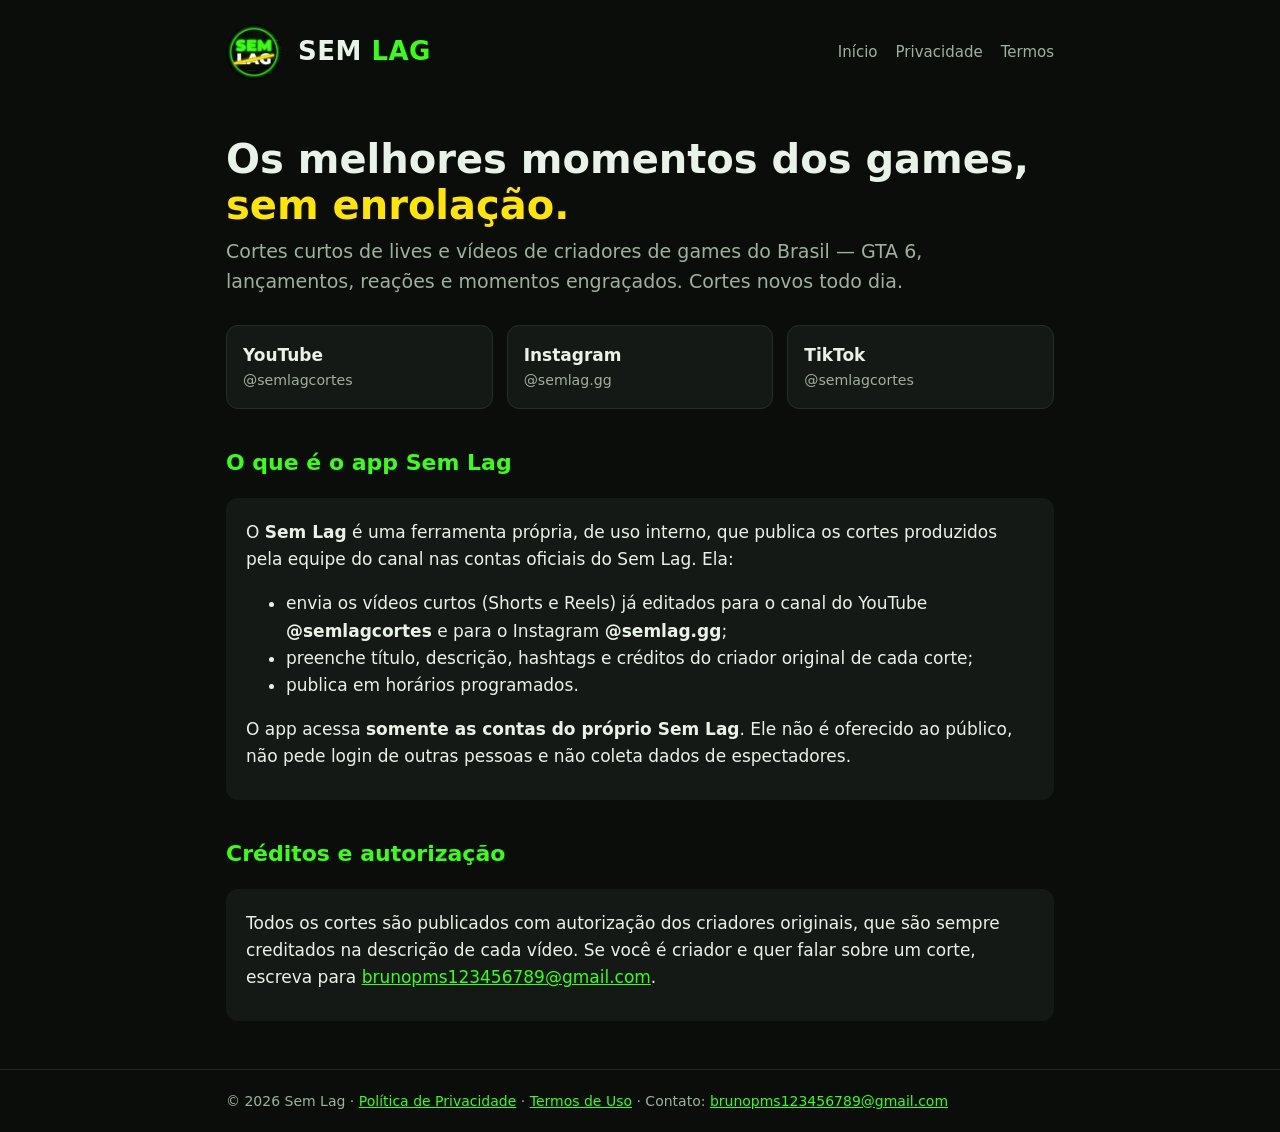
<file: index.html>
<!doctype html>
<html lang="pt-BR">
<head>
  <meta charset="utf-8">
  <meta name="viewport" content="width=device-width, initial-scale=1">
  <title>Sem Lag — cortes de games sem enrolação</title>
  <meta name="description" content="Sem Lag publica cortes curtos dos melhores momentos de lives e vídeos de games, com autorização dos criadores.">
  <link rel="stylesheet" href="estilo.css">
</head>
<body>
<header>
  <img src="logo.png" alt="Logo Sem Lag">
  <div class="marca">SEM <b>LAG</b></div>
  <nav><a href="index.html">Início</a><a href="privacidade.html">Privacidade</a><a href="termos.html">Termos</a></nav>
</header>
<main>
  <h1>Os melhores momentos dos games, <span>sem enrolação.</span></h1>
  <p class="sub">Cortes curtos de lives e vídeos de criadores de games do Brasil — GTA 6, lançamentos, reações e momentos engraçados. Cortes novos todo dia.</p>

  <div class="redes">
    <a href="https://www.youtube.com/@semlagcortes">YouTube<small>@semlagcortes</small></a>
    <a href="https://www.instagram.com/semlag.gg/">Instagram<small>@semlag.gg</small></a>
    <a href="https://www.tiktok.com/@semlagcortes">TikTok<small>@semlagcortes</small></a>
  </div>

  <h2>O que é o app Sem Lag</h2>
  <div class="cartao">
    <p>O <strong>Sem Lag</strong> é uma ferramenta própria, de uso interno, que publica os cortes produzidos pela equipe do canal nas contas oficiais do Sem Lag. Ela:</p>
    <ul>
      <li>envia os vídeos curtos (Shorts e Reels) já editados para o canal do YouTube <strong>@semlagcortes</strong> e para o Instagram <strong>@semlag.gg</strong>;</li>
      <li>preenche título, descrição, hashtags e créditos do criador original de cada corte;</li>
      <li>publica em horários programados.</li>
    </ul>
    <p>O app acessa <strong>somente as contas do próprio Sem Lag</strong>. Ele não é oferecido ao público, não pede login de outras pessoas e não coleta dados de espectadores.</p>
  </div>

  <h2>Créditos e autorização</h2>
  <div class="cartao">
    <p>Todos os cortes são publicados com autorização dos criadores originais, que são sempre creditados na descrição de cada vídeo. Se você é criador e quer falar sobre um corte, escreva para <a href="mailto:brunopms123456789@gmail.com">brunopms123456789@gmail.com</a>.</p>
  </div>
</main>
<footer><div>© 2026 Sem Lag · <a href="privacidade.html">Política de Privacidade</a> · <a href="termos.html">Termos de Uso</a> · Contato: <a href="mailto:brunopms123456789@gmail.com">brunopms123456789@gmail.com</a></div></footer>
</body>
</html>
</file>
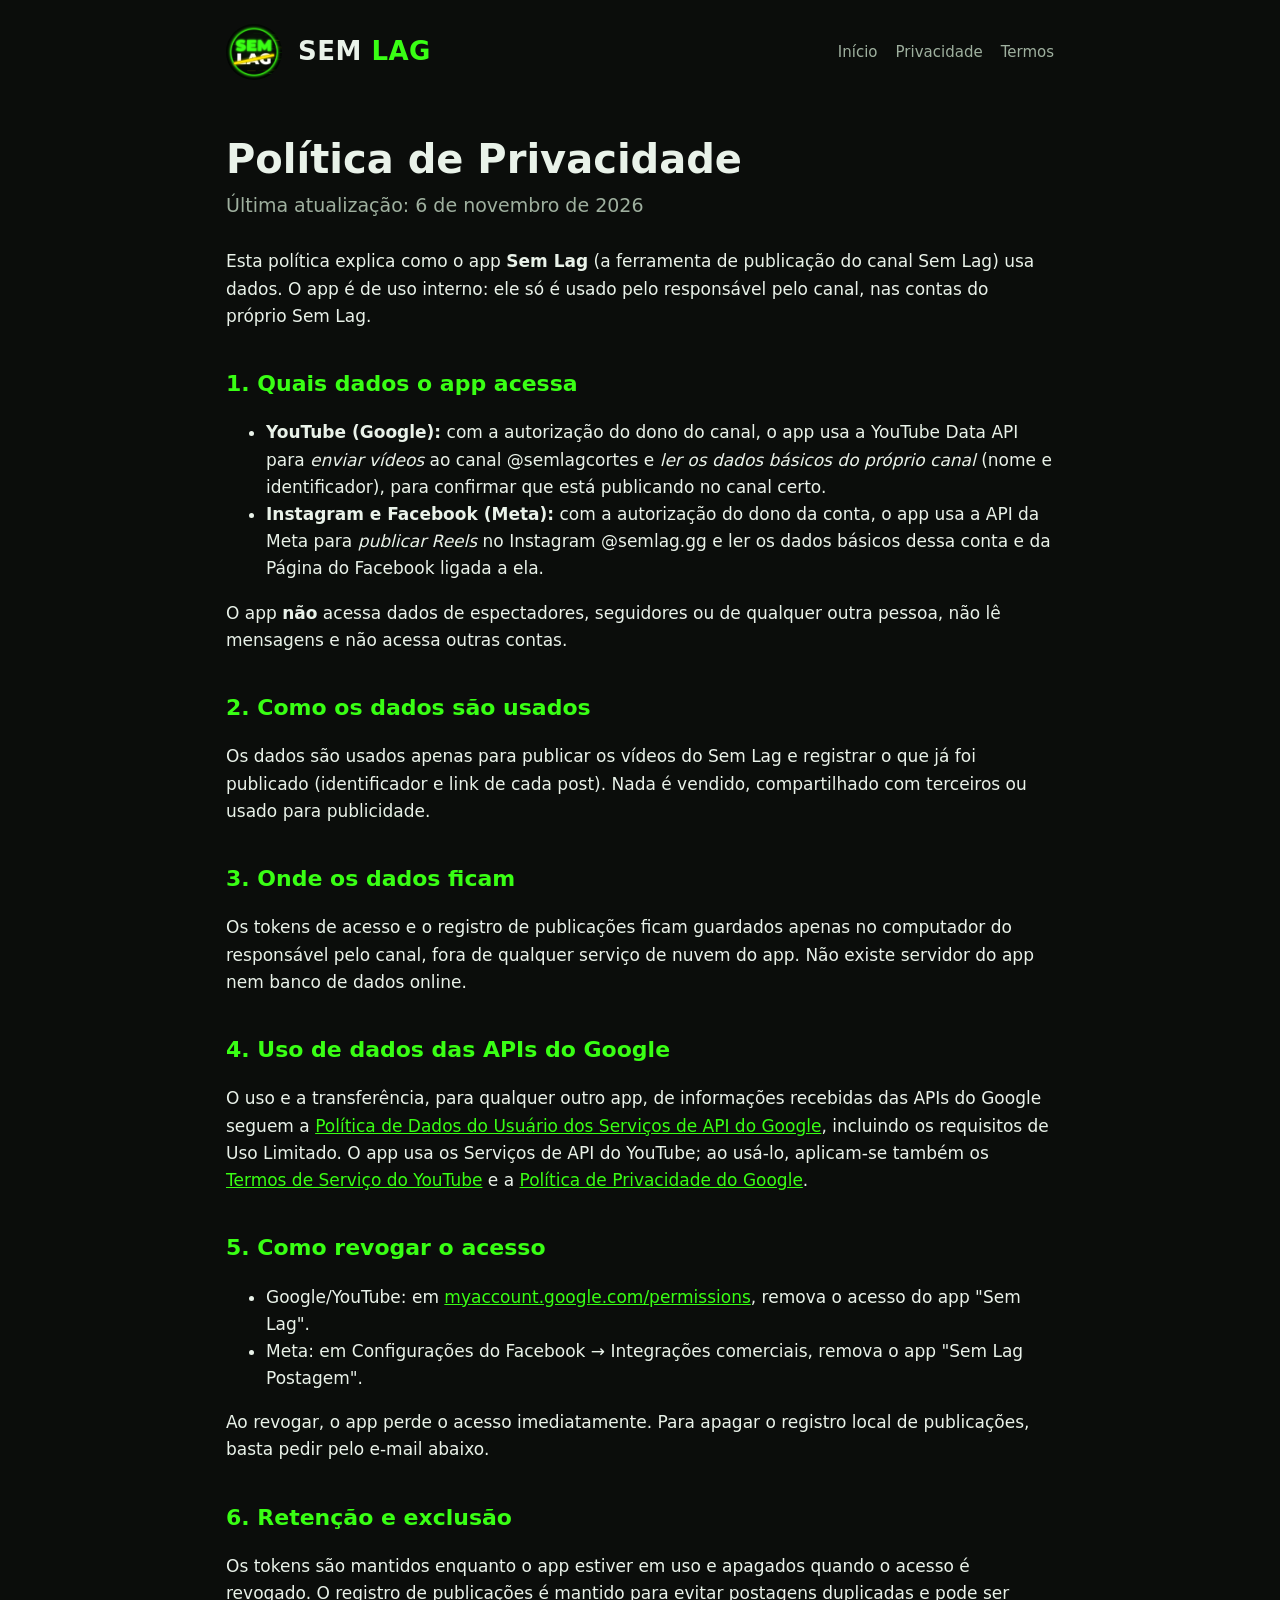
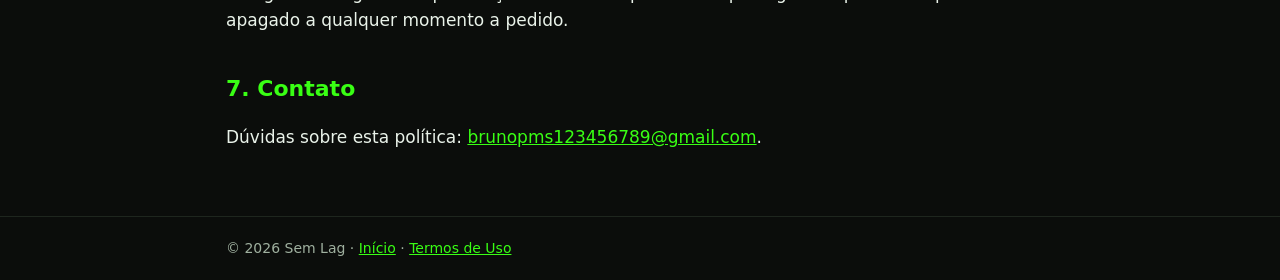
<file: privacidade.html>
<!doctype html>
<html lang="pt-BR">
<head>
  <meta charset="utf-8">
  <meta name="viewport" content="width=device-width, initial-scale=1">
  <title>Sem Lag — Política de Privacidade</title>
  <link rel="stylesheet" href="estilo.css">
</head>
<body>
<header>
  <img src="logo.png" alt="Logo Sem Lag">
  <div class="marca">SEM <b>LAG</b></div>
  <nav><a href="index.html">Início</a><a href="privacidade.html">Privacidade</a><a href="termos.html">Termos</a></nav>
</header>
<main>
  <h1>Política de Privacidade</h1>
  <p class="sub">Última atualização: 6 de novembro de 2026</p>

  <p>Esta política explica como o app <strong>Sem Lag</strong> (a ferramenta de publicação do canal Sem Lag) usa dados. O app é de uso interno: ele só é usado pelo responsável pelo canal, nas contas do próprio Sem Lag.</p>

  <h2>1. Quais dados o app acessa</h2>
  <ul>
    <li><strong>YouTube (Google):</strong> com a autorização do dono do canal, o app usa a YouTube Data API para <em>enviar vídeos</em> ao canal @semlagcortes e <em>ler os dados básicos do próprio canal</em> (nome e identificador), para confirmar que está publicando no canal certo.</li>
    <li><strong>Instagram e Facebook (Meta):</strong> com a autorização do dono da conta, o app usa a API da Meta para <em>publicar Reels</em> no Instagram @semlag.gg e ler os dados básicos dessa conta e da Página do Facebook ligada a ela.</li>
  </ul>
  <p>O app <strong>não</strong> acessa dados de espectadores, seguidores ou de qualquer outra pessoa, não lê mensagens e não acessa outras contas.</p>

  <h2>2. Como os dados são usados</h2>
  <p>Os dados são usados apenas para publicar os vídeos do Sem Lag e registrar o que já foi publicado (identificador e link de cada post). Nada é vendido, compartilhado com terceiros ou usado para publicidade.</p>

  <h2>3. Onde os dados ficam</h2>
  <p>Os tokens de acesso e o registro de publicações ficam guardados apenas no computador do responsável pelo canal, fora de qualquer serviço de nuvem do app. Não existe servidor do app nem banco de dados online.</p>

  <h2>4. Uso de dados das APIs do Google</h2>
  <p>O uso e a transferência, para qualquer outro app, de informações recebidas das APIs do Google seguem a <a href="https://developers.google.com/terms/api-services-user-data-policy">Política de Dados do Usuário dos Serviços de API do Google</a>, incluindo os requisitos de Uso Limitado. O app usa os Serviços de API do YouTube; ao usá-lo, aplicam-se também os <a href="https://www.youtube.com/t/terms">Termos de Serviço do YouTube</a> e a <a href="https://policies.google.com/privacy">Política de Privacidade do Google</a>.</p>

  <h2>5. Como revogar o acesso</h2>
  <ul>
    <li>Google/YouTube: em <a href="https://myaccount.google.com/permissions">myaccount.google.com/permissions</a>, remova o acesso do app "Sem Lag".</li>
    <li>Meta: em Configurações do Facebook → Integrações comerciais, remova o app "Sem Lag Postagem".</li>
  </ul>
  <p>Ao revogar, o app perde o acesso imediatamente. Para apagar o registro local de publicações, basta pedir pelo e-mail abaixo.</p>

  <h2>6. Retenção e exclusão</h2>
  <p>Os tokens são mantidos enquanto o app estiver em uso e apagados quando o acesso é revogado. O registro de publicações é mantido para evitar postagens duplicadas e pode ser apagado a qualquer momento a pedido.</p>

  <h2>7. Contato</h2>
  <p>Dúvidas sobre esta política: <a href="mailto:brunopms123456789@gmail.com">brunopms123456789@gmail.com</a>.</p>
</main>
<footer><div>© 2026 Sem Lag · <a href="index.html">Início</a> · <a href="termos.html">Termos de Uso</a></div></footer>
</body>
</html>
</file>
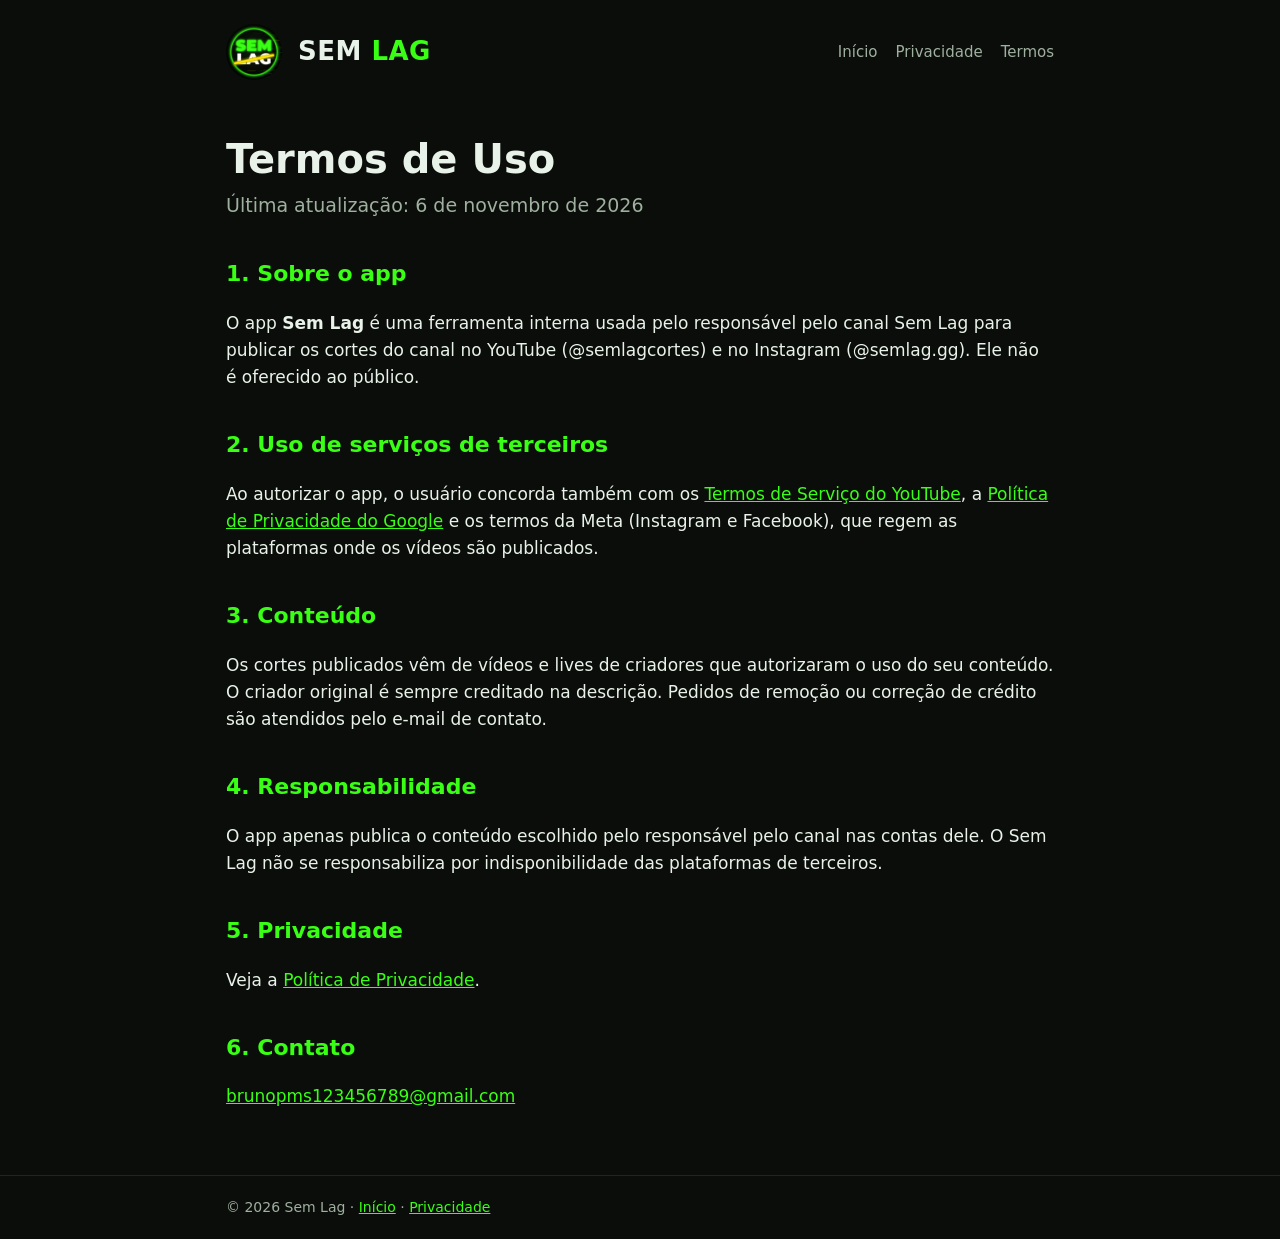
<file: termos.html>
<!doctype html>
<html lang="pt-BR">
<head>
  <meta charset="utf-8">
  <meta name="viewport" content="width=device-width, initial-scale=1">
  <title>Sem Lag — Termos de Uso</title>
  <link rel="stylesheet" href="estilo.css">
</head>
<body>
<header>
  <img src="logo.png" alt="Logo Sem Lag">
  <div class="marca">SEM <b>LAG</b></div>
  <nav><a href="index.html">Início</a><a href="privacidade.html">Privacidade</a><a href="termos.html">Termos</a></nav>
</header>
<main>
  <h1>Termos de Uso</h1>
  <p class="sub">Última atualização: 6 de novembro de 2026</p>

  <h2>1. Sobre o app</h2>
  <p>O app <strong>Sem Lag</strong> é uma ferramenta interna usada pelo responsável pelo canal Sem Lag para publicar os cortes do canal no YouTube (@semlagcortes) e no Instagram (@semlag.gg). Ele não é oferecido ao público.</p>

  <h2>2. Uso de serviços de terceiros</h2>
  <p>Ao autorizar o app, o usuário concorda também com os <a href="https://www.youtube.com/t/terms">Termos de Serviço do YouTube</a>, a <a href="https://policies.google.com/privacy">Política de Privacidade do Google</a> e os termos da Meta (Instagram e Facebook), que regem as plataformas onde os vídeos são publicados.</p>

  <h2>3. Conteúdo</h2>
  <p>Os cortes publicados vêm de vídeos e lives de criadores que autorizaram o uso do seu conteúdo. O criador original é sempre creditado na descrição. Pedidos de remoção ou correção de crédito são atendidos pelo e-mail de contato.</p>

  <h2>4. Responsabilidade</h2>
  <p>O app apenas publica o conteúdo escolhido pelo responsável pelo canal nas contas dele. O Sem Lag não se responsabiliza por indisponibilidade das plataformas de terceiros.</p>

  <h2>5. Privacidade</h2>
  <p>Veja a <a href="privacidade.html">Política de Privacidade</a>.</p>

  <h2>6. Contato</h2>
  <p><a href="mailto:brunopms123456789@gmail.com">brunopms123456789@gmail.com</a></p>
</main>
<footer><div>© 2026 Sem Lag · <a href="index.html">Início</a> · <a href="privacidade.html">Privacidade</a></div></footer>
</body>
</html>
</file>
<file: estilo.css>
:root {
  --fundo: #0b0d0b;
  --cartao: #151915;
  --texto: #e9f2e9;
  --suave: #9fb09f;
  --verde: #39ff14;
  --amarelo: #ffe600;
}
* { box-sizing: border-box; }
body {
  margin: 0;
  background: var(--fundo);
  color: var(--texto);
  font: 17px/1.6 "Montserrat", system-ui, sans-serif;
}
a { color: var(--verde); }
header {
  display: flex; align-items: center; gap: 16px;
  max-width: 860px; margin: 0 auto; padding: 24px 16px;
}
header img { width: 56px; height: 56px; border-radius: 50%; }
header .marca { font-weight: 900; font-size: 26px; letter-spacing: .5px; }
header .marca b { color: var(--verde); }
nav { margin-left: auto; display: flex; gap: 18px; font-size: 15px; }
nav a { color: var(--suave); text-decoration: none; }
nav a:hover { color: var(--verde); }
main { max-width: 860px; margin: 0 auto; padding: 8px 16px 48px; }
h1 { font-size: 40px; line-height: 1.15; margin: 24px 0 8px; font-weight: 900; }
h1 span { color: var(--amarelo); }
h2 { margin-top: 36px; font-size: 22px; color: var(--verde); }
.sub { color: var(--suave); font-size: 19px; margin: 0 0 28px; }
.redes { display: grid; grid-template-columns: repeat(auto-fit, minmax(220px, 1fr)); gap: 14px; }
.redes a {
  background: var(--cartao); border: 1px solid #243024; border-radius: 12px;
  padding: 16px; text-decoration: none; color: var(--texto); font-weight: 700;
}
.redes a small { display: block; color: var(--suave); font-weight: 400; }
.cartao { background: var(--cartao); border-radius: 12px; padding: 4px 20px 12px; margin-top: 18px; }
footer { border-top: 1px solid #1e261e; color: var(--suave); font-size: 14px; }
footer div { max-width: 860px; margin: 0 auto; padding: 20px 16px; }
@media (max-width: 560px) {
  header { flex-wrap: wrap; }
  nav { margin-left: 0; width: 100%; }
  h1 { font-size: 30px; }
}
</file>
